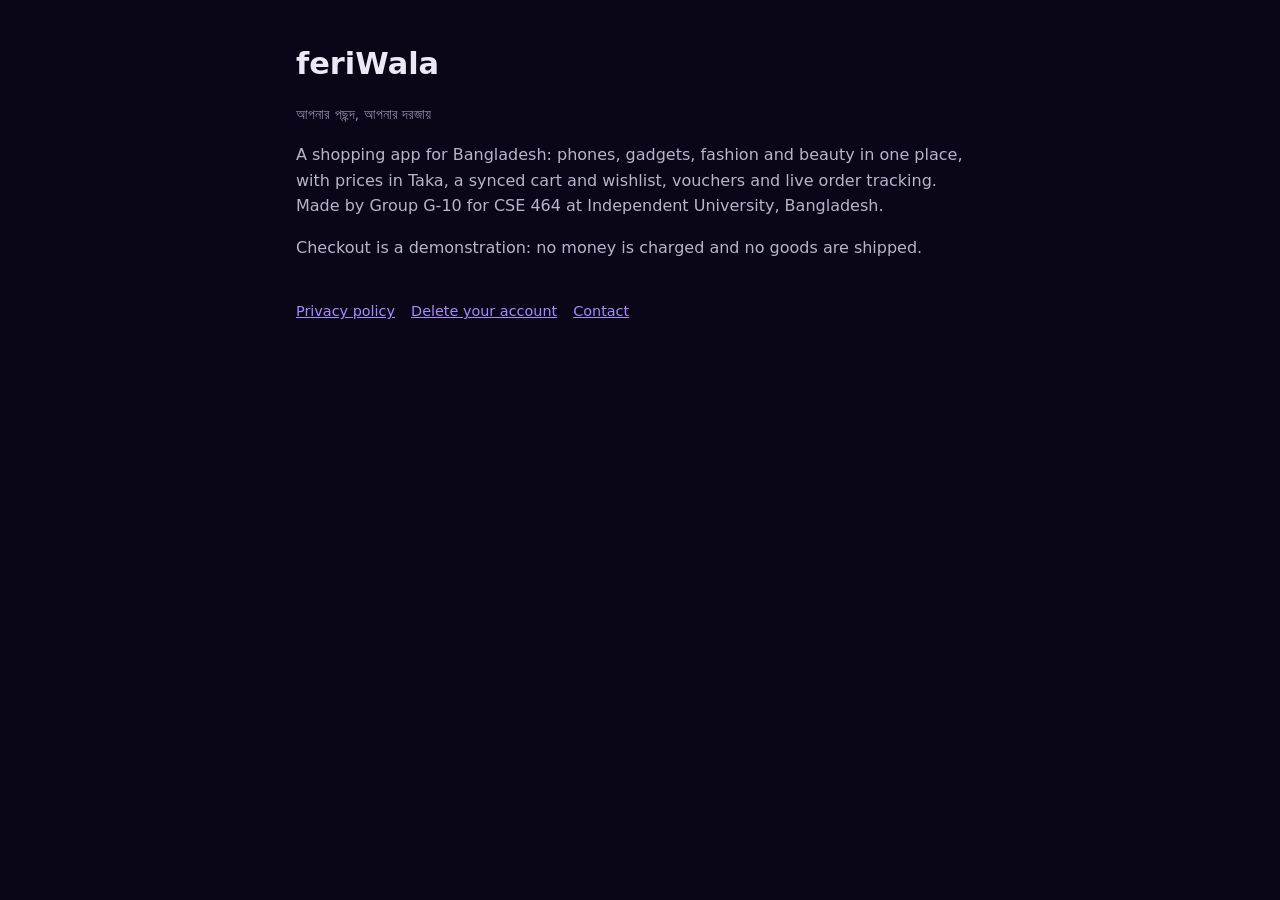
<file: docs/index.html>
<!doctype html>
<html lang="en">
<head>
<meta charset="utf-8">
<meta name="viewport" content="width=device-width, initial-scale=1">
<title>feriWala</title>
<link rel="stylesheet" href="style.css">
</head>
<body>
<main>
<h1>feriWala</h1>
<p class="updated">আপনার পছন্দ, আপনার দরজায়</p>
<p>A shopping app for Bangladesh: phones, gadgets, fashion and beauty in one place, with prices in Taka, a synced cart and wishlist, vouchers and live order tracking. Made by Group G-10 for CSE 464 at Independent University, Bangladesh.</p>
<p>Checkout is a demonstration: no money is charged and no goods are shipped.</p>
<nav><a href="privacy-policy.html">Privacy policy</a><a href="delete-account.html">Delete your account</a><a href="mailto:support@feriwala.com">Contact</a></nav>
</main>
</body>
</html>
</file>
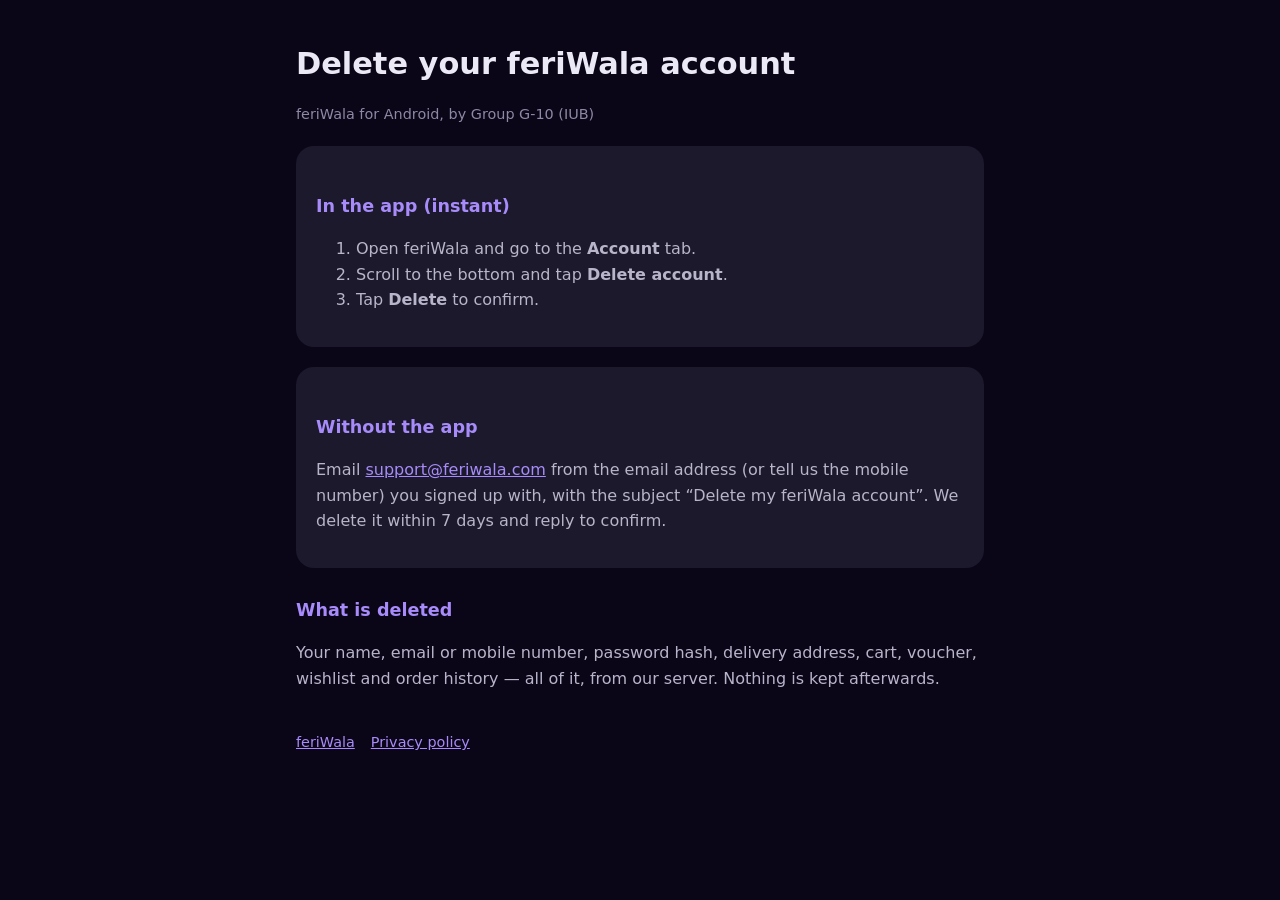
<file: docs/delete-account.html>
<!doctype html>
<html lang="en">
<head>
<meta charset="utf-8">
<meta name="viewport" content="width=device-width, initial-scale=1">
<title>feriWala — Delete your account</title>
<link rel="stylesheet" href="style.css">
</head>
<body>
<main>
<h1>Delete your feriWala account</h1>
<p class="updated">feriWala for Android, by Group G-10 (IUB)</p>

<div class="card">
<h2>In the app (instant)</h2>
<ol>
<li>Open feriWala and go to the <strong>Account</strong> tab.</li>
<li>Scroll to the bottom and tap <strong>Delete account</strong>.</li>
<li>Tap <strong>Delete</strong> to confirm.</li>
</ol>
</div>

<div class="card">
<h2>Without the app</h2>
<p>Email <a href="mailto:support@feriwala.com?subject=Delete%20my%20feriWala%20account">support@feriwala.com</a> from the email address (or tell us the mobile number) you signed up with, with the subject “Delete my feriWala account”. We delete it within 7 days and reply to confirm.</p>
</div>

<h2>What is deleted</h2>
<p>Your name, email or mobile number, password hash, delivery address, cart, voucher, wishlist and order history — all of it, from our server. Nothing is kept afterwards.</p>

<nav><a href="index.html">feriWala</a><a href="privacy-policy.html">Privacy policy</a></nav>
</main>
</body>
</html>
</file>
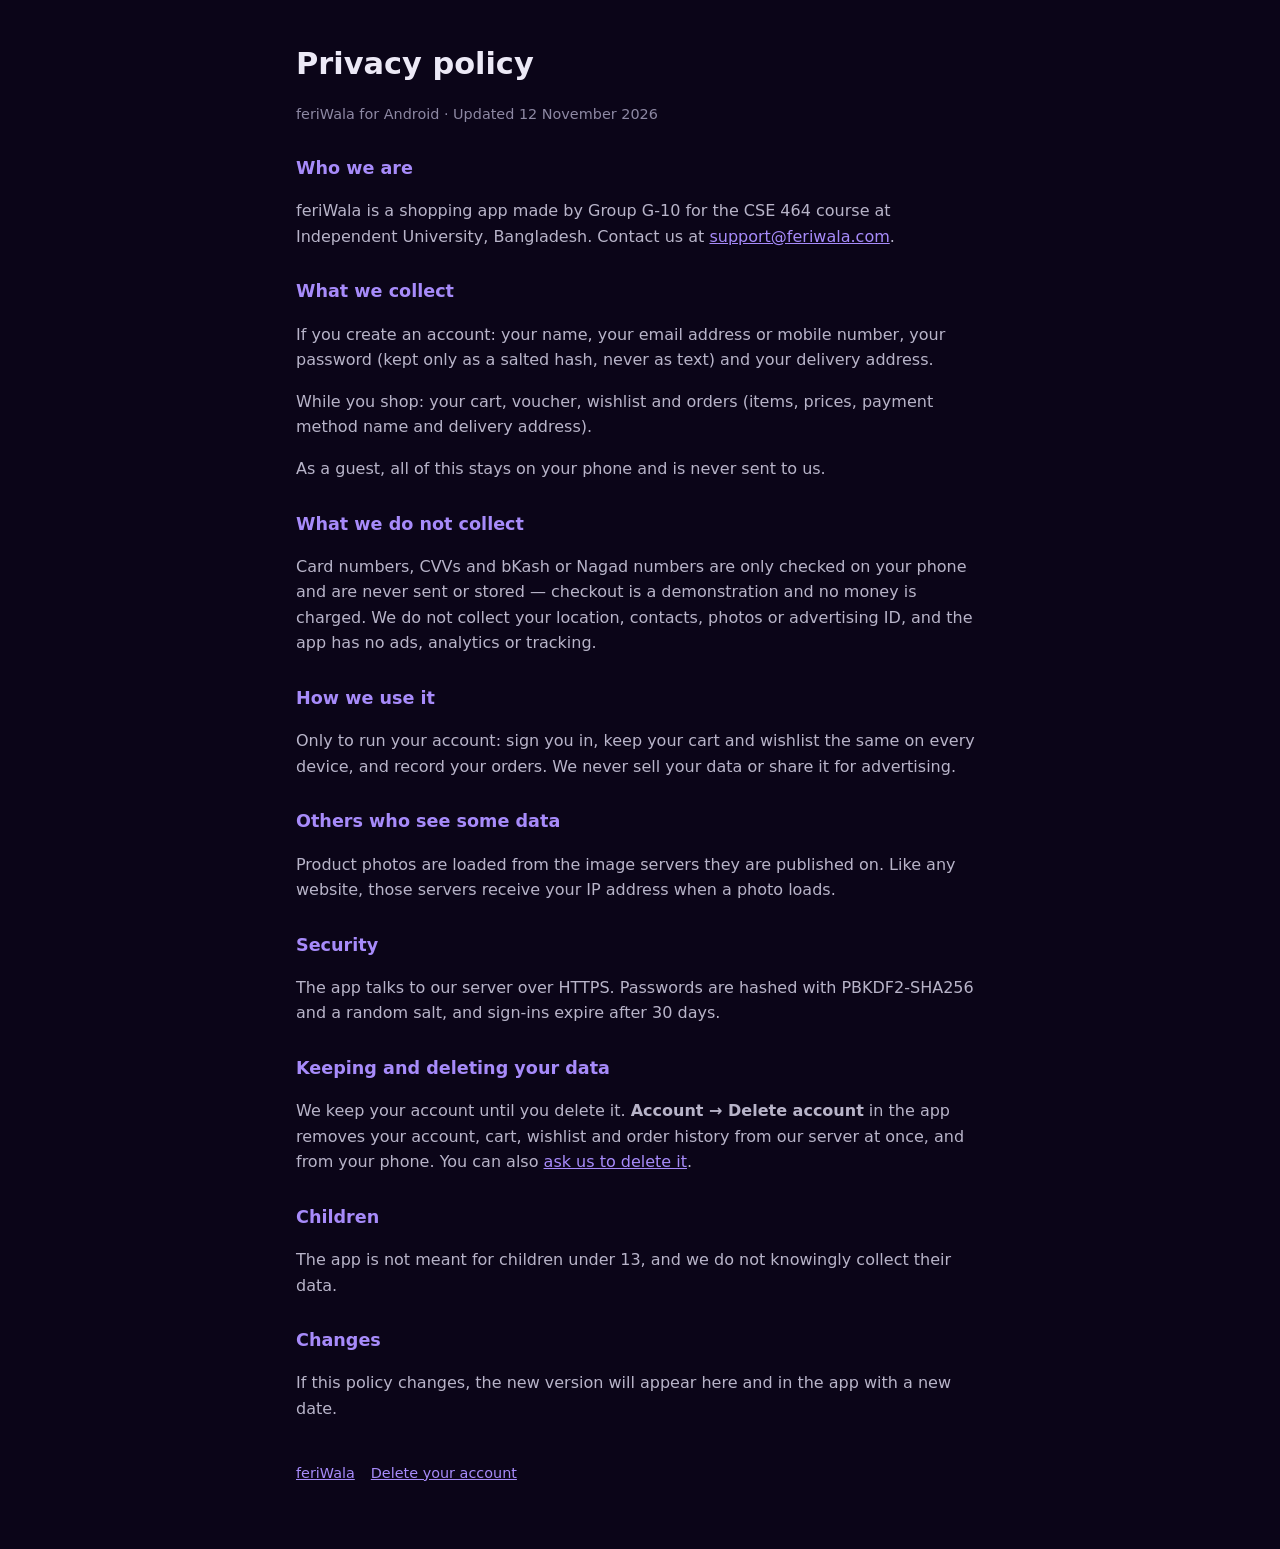
<file: docs/privacy-policy.html>
<!doctype html>
<html lang="en">
<head>
<meta charset="utf-8">
<meta name="viewport" content="width=device-width, initial-scale=1">
<title>feriWala — Privacy policy</title>
<link rel="stylesheet" href="style.css">
</head>
<body>
<main>
<h1>Privacy policy</h1>
<p class="updated">feriWala for Android · Updated 12 November 2026</p>

<h2>Who we are</h2>
<p>feriWala is a shopping app made by Group G-10 for the CSE 464 course at Independent University, Bangladesh. Contact us at <a href="mailto:support@feriwala.com">support@feriwala.com</a>.</p>

<h2>What we collect</h2>
<p>If you create an account: your name, your email address or mobile number, your password (kept only as a salted hash, never as text) and your delivery address.</p>
<p>While you shop: your cart, voucher, wishlist and orders (items, prices, payment method name and delivery address).</p>
<p>As a guest, all of this stays on your phone and is never sent to us.</p>

<h2>What we do not collect</h2>
<p>Card numbers, CVVs and bKash or Nagad numbers are only checked on your phone and are never sent or stored — checkout is a demonstration and no money is charged. We do not collect your location, contacts, photos or advertising ID, and the app has no ads, analytics or tracking.</p>

<h2>How we use it</h2>
<p>Only to run your account: sign you in, keep your cart and wishlist the same on every device, and record your orders. We never sell your data or share it for advertising.</p>

<h2>Others who see some data</h2>
<p>Product photos are loaded from the image servers they are published on. Like any website, those servers receive your IP address when a photo loads.</p>

<h2>Security</h2>
<p>The app talks to our server over HTTPS. Passwords are hashed with PBKDF2-SHA256 and a random salt, and sign-ins expire after 30 days.</p>

<h2>Keeping and deleting your data</h2>
<p>We keep your account until you delete it. <strong>Account → Delete account</strong> in the app removes your account, cart, wishlist and order history from our server at once, and from your phone. You can also <a href="delete-account.html">ask us to delete it</a>.</p>

<h2>Children</h2>
<p>The app is not meant for children under 13, and we do not knowingly collect their data.</p>

<h2>Changes</h2>
<p>If this policy changes, the new version will appear here and in the app with a new date.</p>

<nav><a href="index.html">feriWala</a><a href="delete-account.html">Delete your account</a></nav>
</main>
</body>
</html>
</file>
<file: docs/style.css>
:root { --bg: #0b0518; --card: #1b192b; --text: #ece9f6; --dim: #b8b4c9; --accent: #a78bfa; }
* { box-sizing: border-box; }
body { margin: 0; background: var(--bg); color: var(--text); font: 16px/1.6 system-ui, -apple-system, "Segoe UI", Roboto, sans-serif; }
main { max-width: 720px; margin: 0 auto; padding: 40px 16px 64px; }
h1 { font-size: 1.9rem; margin: 0 0 4px; }
h2 { font-size: 1.1rem; margin: 28px 0 6px; color: var(--accent); }
p, li { color: var(--dim); }
a { color: var(--accent); }
.updated { font-size: .9rem; color: #8d88a3; }
.card { background: var(--card); border-radius: 18px; padding: 18px 20px; margin-top: 20px; }
nav { margin-top: 40px; font-size: .9rem; }
nav a { margin-right: 16px; }
</file>
